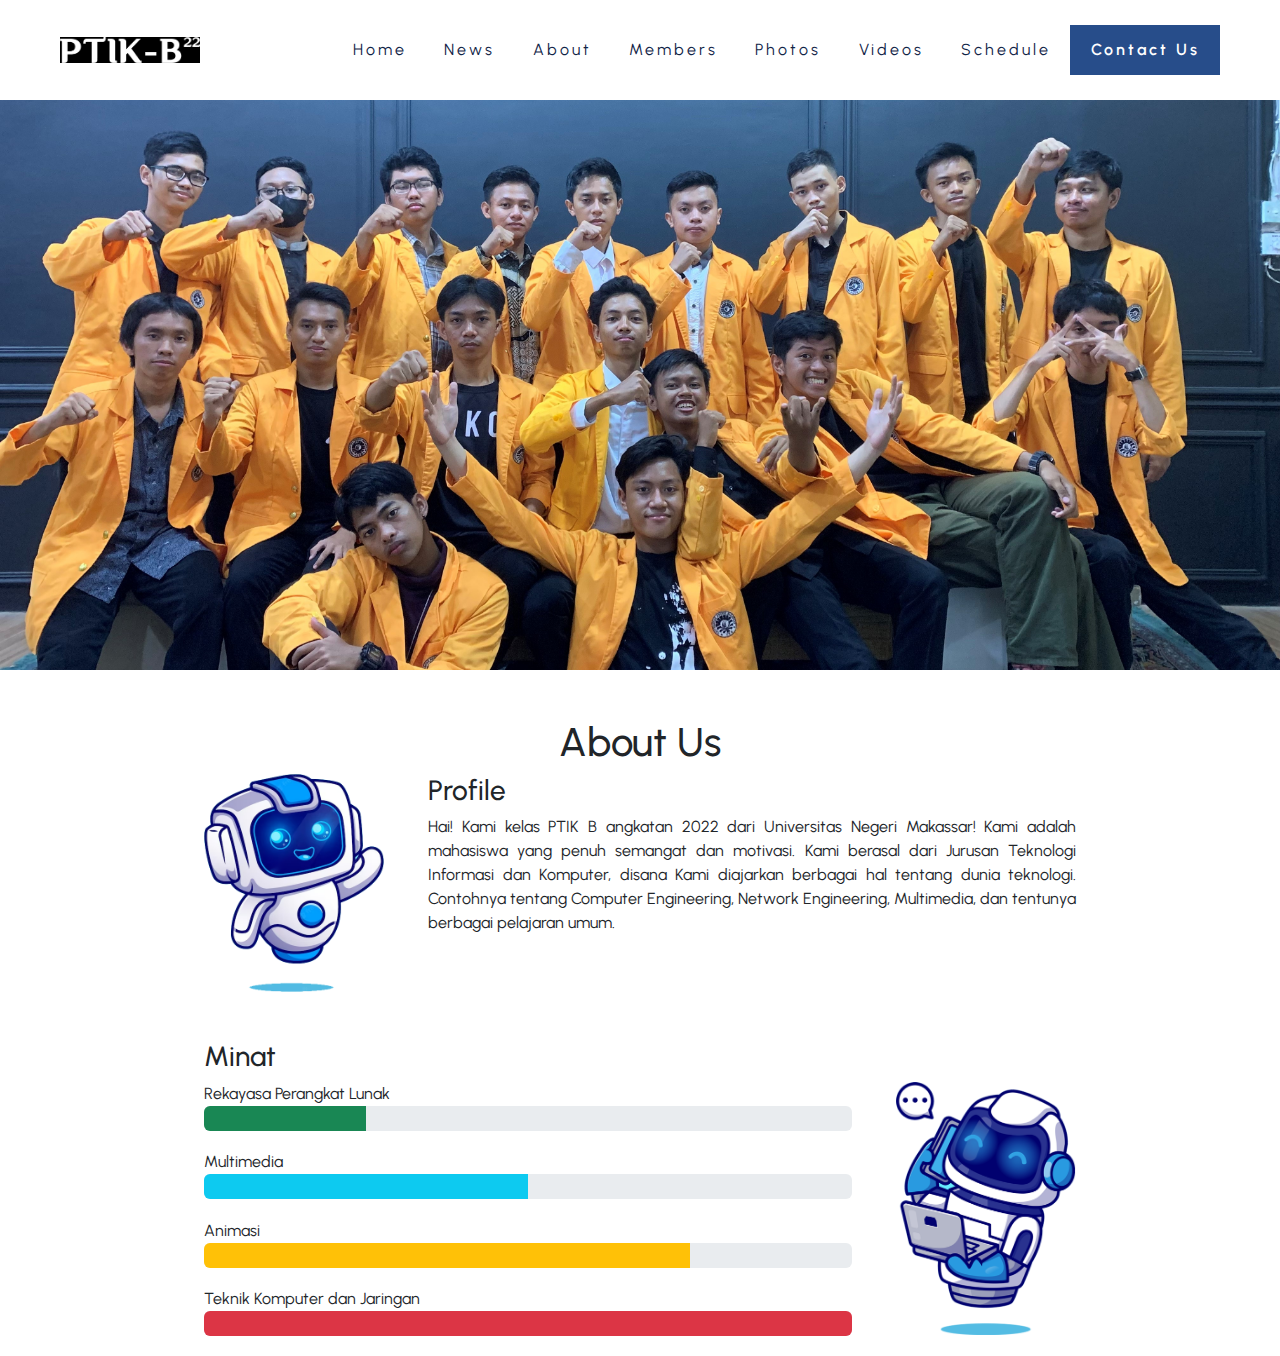
<file: index.html>
<!doctype html>
<html lang="en">
  <head>
    <!-- Required meta tags -->
    <meta charset="utf-8">
    <meta name="viewport" content="width=device-width, initial-scale=1">

    <!-- Bootstrap CSS -->
    <link rel="stylesheet" href="./css/bootstrap.min.css">
    <link rel="stylesheet" href="./fonts/css/all.css">
    <link rel="stylesheet" href="./css/style.css">

    <title>PTIK B 22</title>
  </head>

  <body>
    
    <!--Navbar-->
    <header>
      <div class="container-fluid">
        <div class="navb-logo">
          <img src="./images/logo.png" alt="Logo">
        </div>

        <div class="navb-items d-none d-xl-flex">
          <div class="item">
            <a href="">Home</a>
          </div>
          <div class="item">
            <a href="">News</a>
          </div>
          <div class="item">
            <a href="">About</a>
          </div>
          <div class="item">
            <a href="">Members</a>
          </div>
          <div class="item">
            <a href="">Photos</a>
          </div>
          <div class="item">
            <a href="">Videos</a>
          </div>
          <div class="item">
            <a href="">Schedule</a>
          </div>
          <div class="item-button">
            <a href="" type="button">Contact Us</a>
          </div>
        </div>

        <!-- Button trigger modal -->
        <div class="mobile-toggler d-lg-none">
          <a href="#" data-bs-toggle="modal" data-bs-target="#navbModal ">
            <i class="fa-solid fa-bars"></i>
          </a>
        </div>

        <!-- Modal -->
        <div class="modal fade" id="navbModal" tabindex="-1" aria-labelledby="exampleModalLabel" aria-hidden="true">
          <div class="modal-dialog">
            <div class="modal-content">

              <div class="modal-header">
                <img src="./images/logo.png" alt="Logo">
                <button type="button" class="btn-close" data-bs-dismiss="modal" aria-label="Close"><i class="fa-solid fa-x"></i></button>
              </div>

              <div class="modal-body">
                <div class="modal-line">
                  <a href=""><i class="fa-solid fa-house"></i> Home</a>
                </div>
                <div class="modal-line">
                  <a href=""><i class="fa-solid fa-newspaper"></i> News</a>
                </div>
                <div class="modal-line">
                  <a href=""><i class="fa-solid fa-info"></i> About</a>
                </div>
                <div class="modal-line">
                  <a href=""><i class="fa-solid fa-user"></i> Members</a>
                </div>
                <div class="modal-line">
                  <a href=""><i class="fa-solid fa-image"></i> Photos</a>
                </div>
                <div class="modal-line">
                  <a href=""><i class="fa-solid fa-video"></i> Videos</a>
                </div>
                <div class="modal-line">
                  <a href=""><i class="fa-solid fa-calendar-days"></i> Schedule</a>
                </div>
                
                <a href="" class="navb-button" type="button">Contact Us</a>
                
              </div>

              <div class="mobile-modal-footer">
                <a href="" target="_blank"><i class="fa-brands fa-instagram"></i></a>
                <a href="" target="_blank"><i class="fa-brands fa-youtube"></i></a>
              </div>

            </div>
          </div>
        </div>
      </div>
    </header>

    <div>
      <!-- <video src="./videos/vid.MP4" autoplay muted loop class="videocuy"></video> -->
      <img src="./images/pic2.jpg" alt="" style="width: 100%;">
    </div>

    <!-- About -->
    <div class="about mt-5">
      <div class="container">
        <h1>About Us</h1>

        <div class="row">
          <div class="col-md-3">
            <img src="./images/mascot1.png" alt="">
          </div>
          <div class="col-md-9">
            <h3>Profile</h3>
            <p>Hai! Kami kelas PTIK B angkatan 2022 dari Universitas Negeri Makassar! Kami adalah mahasiswa yang penuh semangat dan motivasi. Kami berasal dari Jurusan Teknologi Informasi dan Komputer, disana Kami diajarkan berbagai hal tentang dunia teknologi. Contohnya tentang Computer Engineering, Network Engineering, Multimedia, dan tentunya berbagai pelajaran umum.</p>
          </div>
        </div>

        <div class="row mt-5">
          <h3>Minat</h3>
          <div class="col-md-9">
            <p class="mb-0">Rekayasa Perangkat Lunak</p>
            <div class="progress" role="progressbar" aria-label="Success example" aria-valuenow="25" aria-valuemin="0" aria-valuemax="100">
              <div class="progress-bar bg-success" style="width: 25%"></div>
            </div>
            <p class="mb-0">Multimedia</p>
            <div class="progress" role="progressbar" aria-label="Info example" aria-valuenow="50" aria-valuemin="0" aria-valuemax="100">
              <div class="progress-bar bg-info" style="width: 50%"></div>
            </div>
            <p class="mb-0">Animasi</p>
            <div class="progress" role="progressbar" aria-label="Warning example" aria-valuenow="75" aria-valuemin="0" aria-valuemax="100">
              <div class="progress-bar bg-warning" style="width: 75%"></div>
            </div>
            <p class="mb-0">Teknik Komputer dan Jaringan</p>
            <div class="progress" role="progressbar" aria-label="Danger example" aria-valuenow="100" aria-valuemin="0" aria-valuemax="100">
              <div class="progress-bar bg-danger" style="width: 100%"></div>
            </div>
          </div>
          <div class="col-md-3">
            <img src="./images/mascot2.png" alt="" style="float: right;">
          </div>
        </div>

      </div>
    </div>


    <!--JS-->
    <script src="./js/bootstrap.bundle.min.js"></script>

</html>
</file>
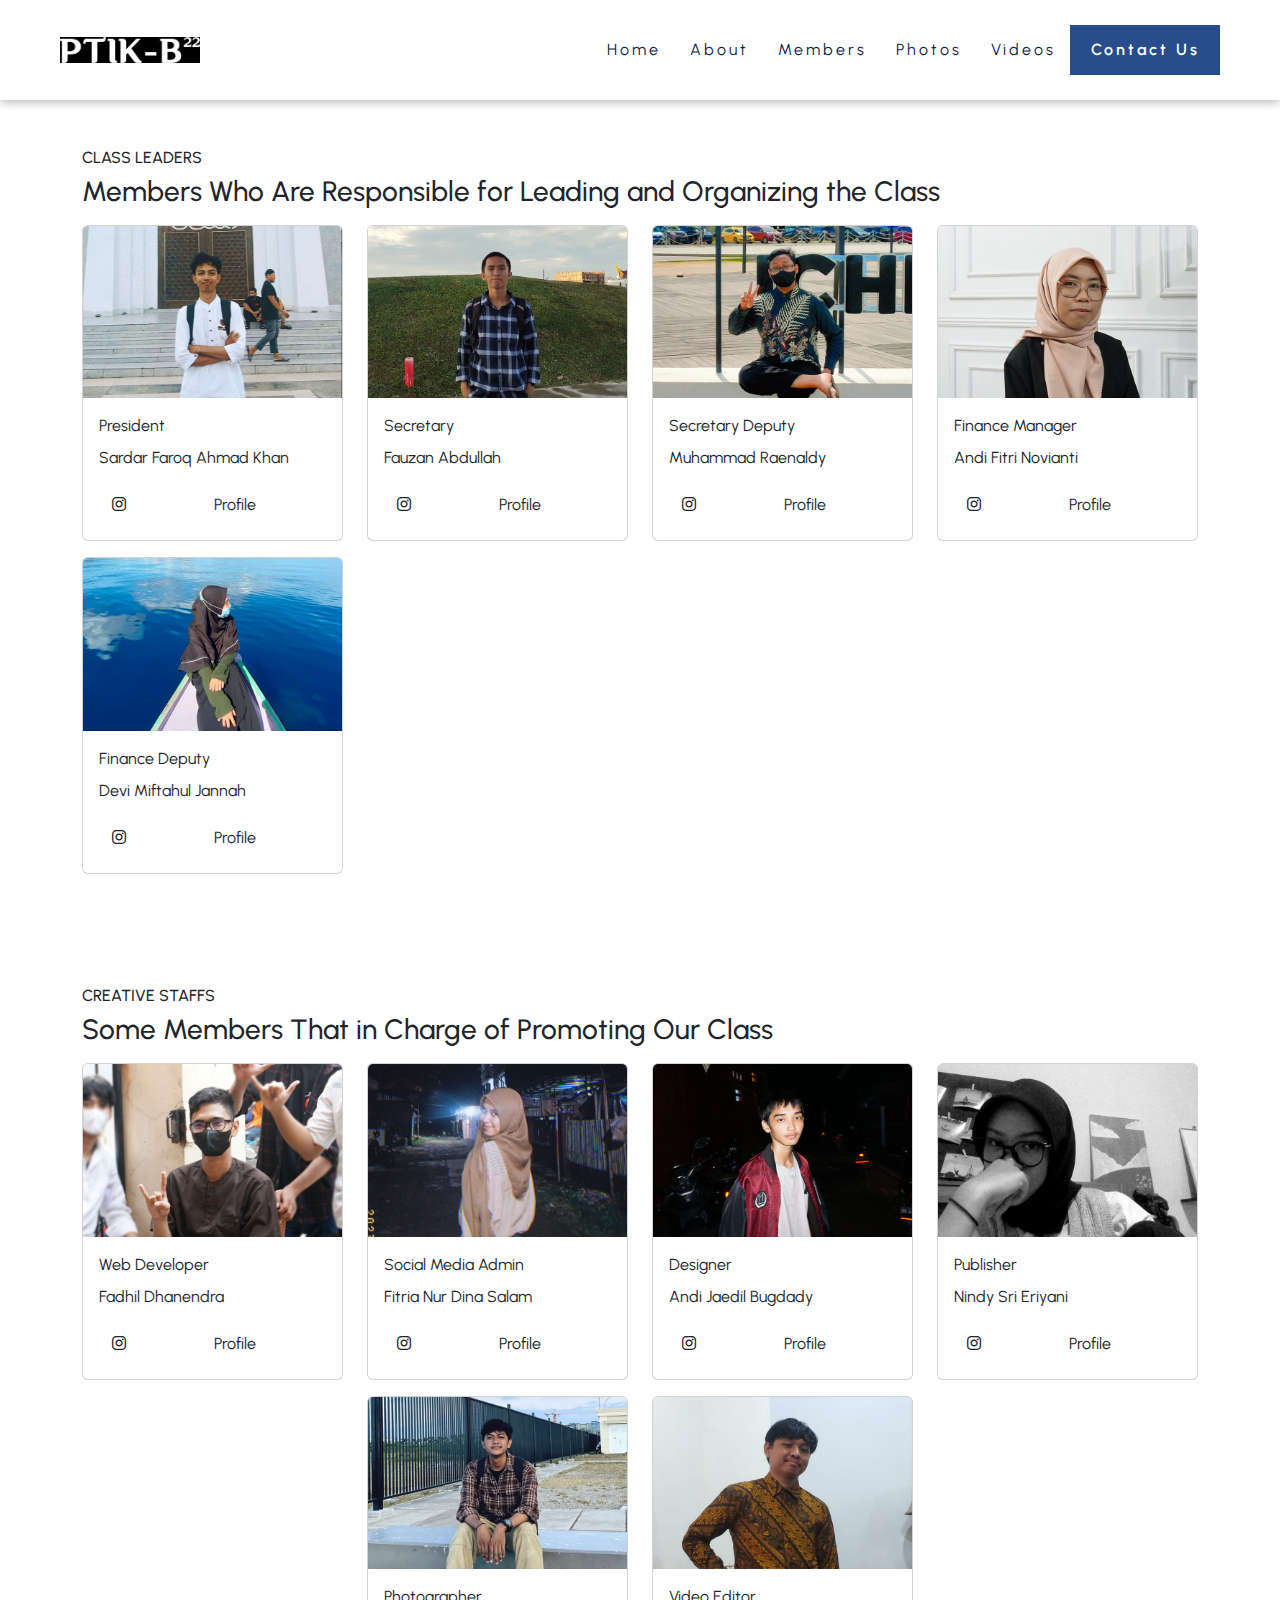
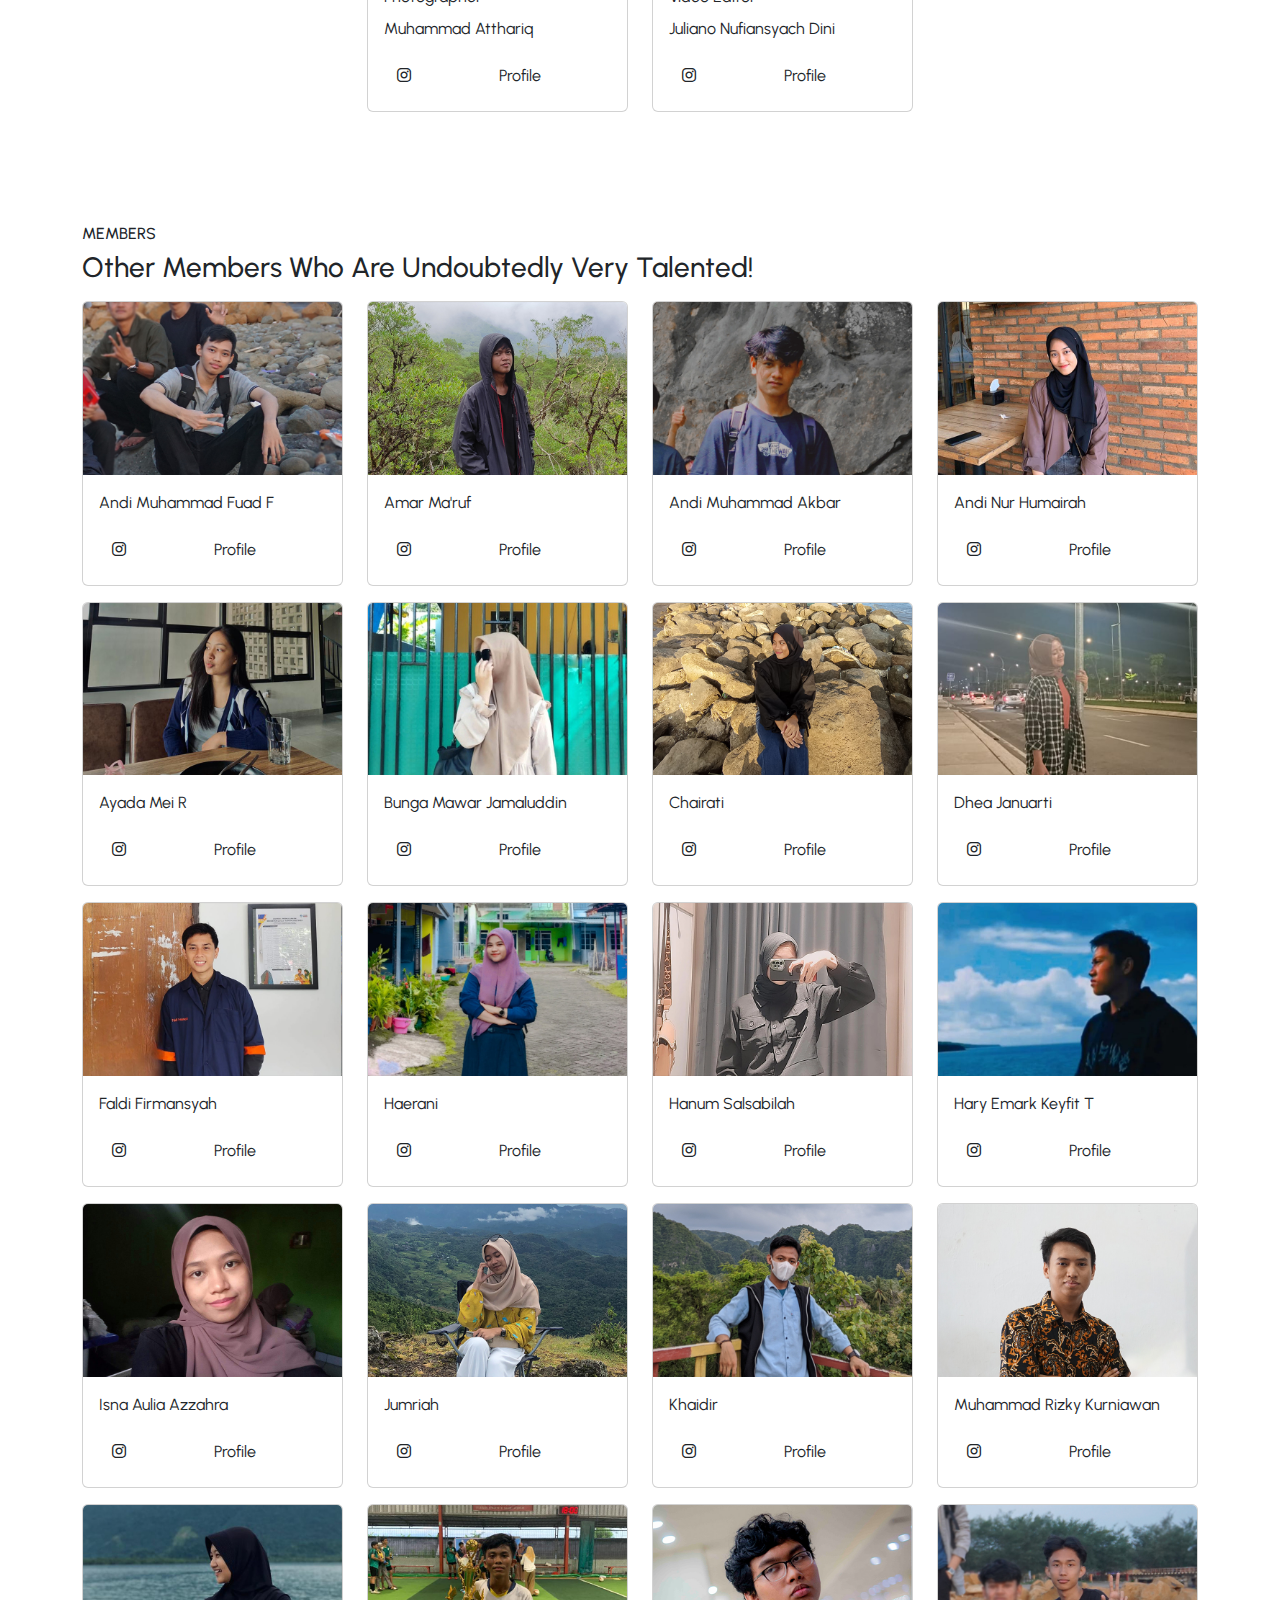
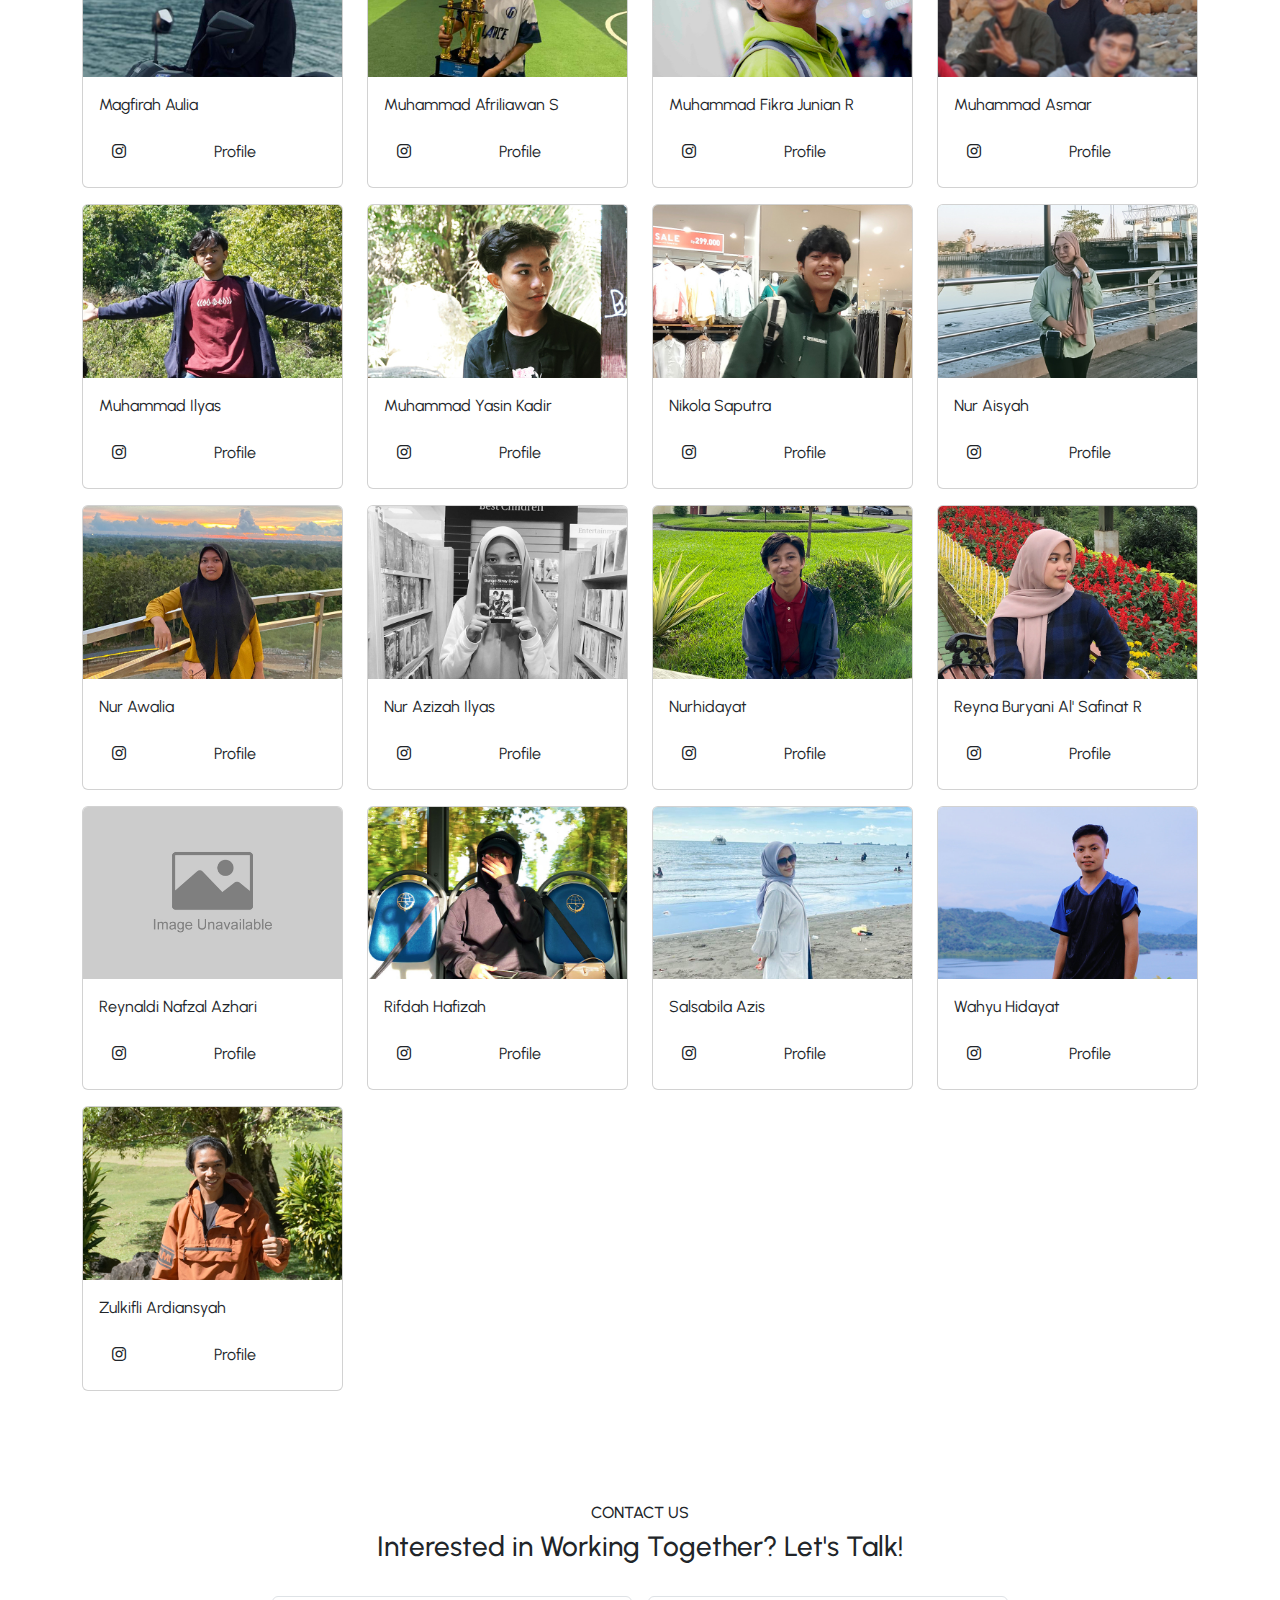
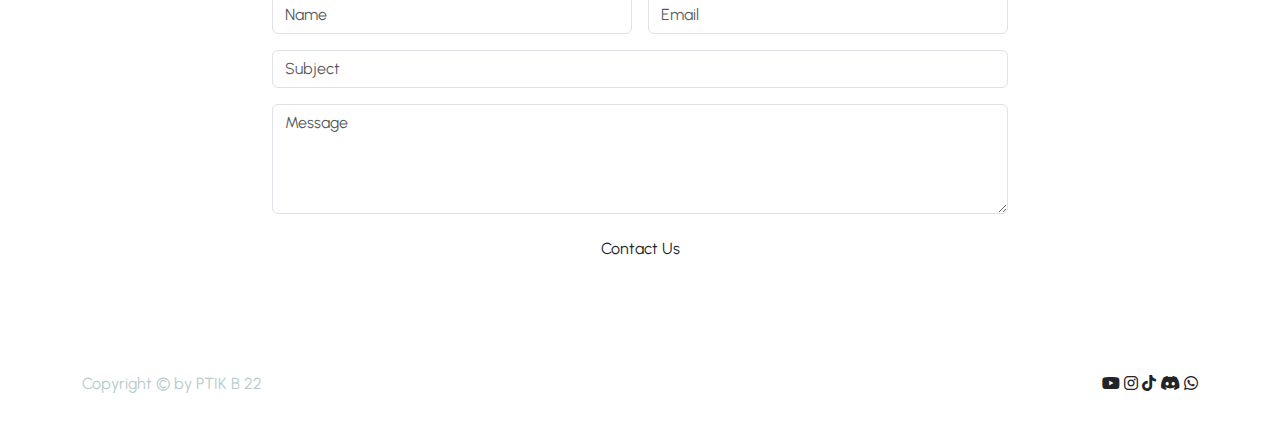
<file: sites/members.html>
<!doctype html>
<html lang="en">

  <head>
    <!-- Icon -->
    <link rel="icon" type="image/png" sizes="16x16" href="./images/icon.png">

    <!-- Required meta tags -->
    <meta charset="utf-8">
    <meta name="viewport" content="width=device-width, initial-scale=1">

    <!-- CSS -->
    <link rel="stylesheet" href="../css/bootstrap.min.css">
    <link rel="stylesheet" href="../fonts/css/all.css">
    <link rel="stylesheet" href="../css/style.css">

    <title>Members</title>
  </head>

  <body>

    <!--Navbar-->
    <header id="navtop" class="navtop-members">
      <div class="container-fluid navbar">
        <div class="navb-logo">
          <img src="../images/logo.png" alt="Logo" class="content-items-none">
        </div>

        <div class="navb-items d-none d-xl-flex">
          <div class="item">
            <a href="../index.html">Home</a>
          </div>
          <div class="item">
            <a href="../index.html">About</a>
          </div>
          <div class="item">
            <a href="#navtop">Members</a>
          </div>
          <div class="item">
            <a href="../index.html">Photos</a>
          </div>
          <div class="item">
            <a href="../index.html">Videos</a>
          </div>
          <div class="item-button btn-toggle">
            <a href="#contact" type="button">Contact Us</a>
          </div>
        </div>

        <!-- Button trigger modal -->
        <div class="mobile-toggler d-lg-none">
          <a href="#" data-bs-toggle="modal" data-bs-target="#navbModal ">
            <i class="fa-solid fa-bars"></i>
          </a>
        </div>

        <!-- Modal -->
        <div class="modal fade" id="navbModal" tabindex="-1" aria-labelledby="exampleModalLabel" aria-hidden="true">
          <div class="modal-dialog">
            <div class="modal-content">

              <div class="modal-header">
                <img src="../images/logo.png" alt="Logo">
                <button type="button" class="btn-close" data-bs-dismiss="modal" aria-label="Close"><i
                    class="fa-solid fa-x"></i></button>
              </div>

              <div class="modal-body">
                <div class="modal-line">
                  <a href="../index.html"><i class="fa-solid fa-house"></i> Home</a>
                </div>
                <div class="modal-line">
                  <a href="../index.html"><i class="fa-solid fa-info"></i> About</a>
                </div>
                <div class="modal-line">
                  <a href="#navtop"><i class="fa-solid fa-user"></i> Members</a>
                </div>
                <div class="modal-line">
                  <a href="../index.html"><i class="fa-solid fa-image"></i> Photos</a>
                </div>
                <div class="modal-line">
                  <a href="../index.html"><i class="fa-solid fa-video"></i> Videos</a>
                </div>

                <a href="#contact" class="navb-button" type="button">Contact Us</a>

              </div>

              <div class="mobile-modal-footer">
                <a href="https://www.youtube.com/@ptikb22_unm" target="_blank"><i class="fa-brands fa-youtube"></i></a>
                <a href="https://www.instagram.com/ptik.b22/" target="_blank"><i class="fa-brands fa-instagram"></i></a>
                <a href="http://tiktok.com/@ptik.b22" target="_blank"><i class="fa-brands fa-tiktok"></i></a>
                <a href="https://discord.gg/zkYEvSgU" target="_blank"><i class="fa-brands fa-discord"></i></a>
              </div>

            </div>
          </div>
        </div>
      </div>
    </header>

    <!-- Leaders -->
    <div id="leaders" class="pt-5 pb-5 leaders-members">
      <div class="container">
        <h6>CLASS LEADERS</h6>
        <h3 class="mb-3">Members Who Are Responsible for Leading and Organizing the Class</h3>
        <div class="kartu row">

          <div class="col-md-3 mb-3">
            <div class="card">
              <img src="../images/faroq.jpg" class="card-img-top" alt="...">
              <div class="card-body">
                <p class="card-title">President</p>
                <p class="card-text name">Sardar Faroq Ahmad Khan</p>
                <div class="card-sosmed row">
                  <div class="col-2"><a href="https://www.instagram.com/utarakhan22/" target="_blank" class="btn btn-toggle"><i class="fa-brands fa-instagram"></i></a></div>
                  <div class="col-10"><a href="#" class="btn btn-toggle" style="width: 98%; margin-left: 2%;">Profile</a>
                  </div>
                </div>
              </div>
            </div>
          </div>

          <div class="col-md-3 mb-3">
            <div class="card">
              <img src="../images/ucang.jpg" class="card-img-top" alt="...">
              <div class="card-body">
                <p class="card-title">Secretary</p>
                <p class="card-text name">Fauzan Abdullah</p>
                <div class="card-sosmed row">
                  <div class="col-2"><a href="https://www.instagram.com/ucaangg/" target="_blank" class="btn btn-toggle"><i class="fa-brands fa-instagram"></i></a></div>
                  <div class="col-10"><a href="#" class="btn btn-toggle" style="width: 98%; margin-left: 2%;">Profile</a>
                  </div>
                </div>
              </div>
            </div>
          </div>

          <div class="col-md-3 mb-3">
            <div class="card">
              <img src="../images/ren.jpg" class="card-img-top" alt="...">
              <div class="card-body">
                <p class="card-title">Secretary Deputy</p>
                <p class="card-text name">Muhammad Raenaldy</p>
                <div class="card-sosmed row">
                  <div class="col-2"><a href="https://www.instagram.com/renn.7.25/" target="_blank" class="btn btn-toggle"><i class="fa-brands fa-instagram"></i></a></div>
                  <div class="col-10"><a href="#" class="btn btn-toggle" style="width: 98%; margin-left: 2%;">Profile</a>
                  </div>
                </div>
              </div>
            </div>
          </div>

          <div class="col-md-3 mb-3">
            <div class="card">
              <img src="../images/fitri.jpg" class="card-img-top" alt="...">
              <div class="card-body">
                <p class="card-title">Finance Manager</p>
                <p class="card-text name">Andi Fitri Novianti</p>
                <div class="card-sosmed row">
                  <div class="col-2"><a href="https://www.instagram.com/aftt.na0813/" target="_blank" class="btn btn-toggle"><i class="fa-brands fa-instagram"></i></a></div>
                  <div class="col-10"><a href="#" class="btn btn-toggle" style="width: 98%; margin-left: 2%;">Profile</a>
                  </div>
                </div>
              </div>
            </div>
          </div>

        </div>
        <div class="kartu row">

          <div class="col-md-3 mb-3 singlecol">
            <div class="card">
              <img src="../images/miftah.jpg" class="card-img-top" alt="...">
              <div class="card-body">
                <p class="card-title">Finance Deputy</p>
                <p class="card-text name">Devi Miftahul Jannah</p>
                <div class="card-sosmed row">
                  <div class="col-2"><a href="https://www.instagram.com/smling_04/" target="_blank" class="btn btn-toggle"><i class="fa-brands fa-instagram"></i></a></div>
                  <div class="col-10"><a href="#" class="btn btn-toggle" style="width: 98%; margin-left: 2%;">Profile</a>
                  </div>
                </div>
              </div>
            </div>
          </div>

        </div>
      </div>
    </div>

    <!-- Creative Staffs -->
    <div id="staff" class="pt-5 pb-5">
      <div class="container">
        <h6>CREATIVE STAFFS</h6>
        <h3 class="mb-3">Some Members That in Charge of Promoting Our Class</h3>
        <div class="kartu row">

          <div class="col-md-3 mb-3">
            <div class="card">
              <img src="../images/fadhil.jpg" class="card-img-top" alt="...">
              <div class="card-body">
                <p class="card-title">Web Developer</p>
                <p class="card-text name">Fadhil Dhanendra</p>
                <div class="card-sosmed row">
                  <div class="col-2"><a href="https://www.instagram.com/fadhildhanendra.exe/" target="_blank" class="btn btn-toggle"><i class="fa-brands fa-instagram"></i></a></div>
                  <div class="col-10"><a href="#" class="btn btn-toggle" style="width: 98%; margin-left: 2%;">Profile</a>
                  </div>
                </div>
              </div>
            </div>
          </div>

          <div class="col-md-3 mb-3">
            <div class="card">
              <img src="../images/dina.jpg" class="card-img-top" alt="...">
              <div class="card-body">
                <p class="card-title">Social Media Admin</p>
                <p class="card-text name">Fitria Nur Dina Salam</p>
                <div class="card-sosmed row">
                  <div class="col-2"><a href="https://www.instagram.com/fitriaanurdinasalam/" target="_blank" class="btn btn-toggle"><i class="fa-brands fa-instagram"></i></a></div>
                  <div class="col-10"><a href="#" class="btn btn-toggle" style="width: 98%; margin-left: 2%;">Profile</a>
                  </div>
                </div>
              </div>
            </div>
          </div>

          <div class="col-md-3 mb-3">
            <div class="card">
              <img src="../images/jaedil.jpg" class="card-img-top" alt="...">
              <div class="card-body">
                <p class="card-title">Designer</p>
                <p class="card-text name">Andi Jaedil Bugdady</p>
                <div class="card-sosmed row">
                  <div class="col-2"><a href="https://www.instagram.com/jaedil.y/" target="_blank" class="btn btn-toggle"><i class="fa-brands fa-instagram"></i></a></div>
                  <div class="col-10"><a href="#" class="btn btn-toggle" style="width: 98%; margin-left: 2%;">Profile</a>
                  </div>
                </div>
              </div>
            </div>
          </div>

          <div class="col-md-3 mb-3">
            <div class="card">
              <img src="../images/nindy.jpg" class="card-img-top" alt="...">
              <div class="card-body">
                <p class="card-title">Publisher</p>
                <p class="card-text name">Nindy Sri Eriyani</p>
                <div class="card-sosmed row">
                  <div class="col-2"><a href="https://www.instagram.com/nindyeriyani/" target="_blank" class="btn btn-toggle"><i class="fa-brands fa-instagram"></i></a></div>
                  <div class="col-10"><a href="#" class="btn btn-toggle" style="width: 98%; margin-left: 2%;">Profile</a>
                  </div>
                </div>
              </div>
            </div>
          </div>

        </div>

        <div class="kartu row">

          <div class="col-md-3 content-items-none"></div>

          <div class="col-md-3 mb-3">
            <div class="card">
              <img src="../images/attar.jpg" class="card-img-top" alt="...">
              <div class="card-body">
                <p class="card-title">Photographer</p>
                <p class="card-text name">Muhammad Atthariq</p>
                <div class="card-sosmed row">
                  <div class="col-2"><a href="https://www.instagram.com/atthariq.atthariq/" target="_blank" class="btn btn-toggle"><i class="fa-brands fa-instagram"></i></a></div>
                  <div class="col-10"><a href="#" class="btn btn-toggle" style="width: 98%; margin-left: 2%;">Profile</a>
                  </div>
                </div>
              </div>
            </div>
          </div>

          <div class="col-md-3 mb-3">
            <div class="card">
              <img src="../images/fian.jpg" class="card-img-top" alt="...">
              <div class="card-body">
                <p class="card-title">Video Editor</p>
                <p class="card-text name">Juliano Nufiansyach Dini</p>
                <div class="card-sosmed row">
                  <div class="col-2"><a href="https://www.instagram.com/smthisfinz/" target="_blank" class="btn btn-toggle"><i class="fa-brands fa-instagram"></i></a></div>
                  <div class="col-10"><a href="#" class="btn btn-toggle" style="width: 98%; margin-left: 2%;">Profile</a>
                  </div>
                </div>
              </div>
            </div>
          </div>

          <div class="col-md-3 content-items-none"></div>

        </div>
      </div>
    </div>

    <!-- Members -->
    <div id="members" class="pt-5 pb-5">
      <div class="container">
        <h6>MEMBERS</h6>
        <h3 class="mb-3">Other Members Who Are Undoubtedly Very Talented!</h3>
        <div class="kartu row">

          <div class="col-md-3 mb-3">
            <div class="card">
              <img src="../images/fuad.jpg" class="card-img-top" alt="...">
              <div class="card-body">
                <p class="card-text name">Andi Muhammad Fuad F</p>
                <div class="card-sosmed row">
                  <div class="col-2"><a href="https://www.instagram.com/fuad_fadh/" target="_blank" class="btn btn-toggle"><i class="fa-brands fa-instagram"></i></a>
                  </div>
                  <div class="col-10"><a href="#" class="btn btn-toggle" style="width: 98%; margin-left: 2%;">Profile</a>
                  </div>
                </div>
              </div>
            </div>
          </div>

          <div class="col-md-3 mb-3">
            <div class="card">
              <img src="../images/amar.jpg" class="card-img-top" alt="...">
              <div class="card-body">
                <p class="card-text name">Amar Ma'ruf</p>
                <div class="card-sosmed row">
                  <div class="col-2"><a href="https://www.instagram.com/amarm_rf/" target="_blank" class="btn btn-toggle"><i class="fa-brands fa-instagram"></i></a>
                  </div>
                  <div class="col-10"><a href="#" class="btn btn-toggle" style="width: 98%; margin-left: 2%;">Profile</a>
                  </div>
                </div>
              </div>
            </div>
          </div>

          <div class="col-md-3 mb-3">
            <div class="card">
              <img src="../images/akbar.jpg" class="card-img-top" alt="...">
              <div class="card-body">
                <p class="card-text name">Andi Muhammad Akbar</p>
                <div class="card-sosmed row">
                  <div class="col-2"><a href="https://www.instagram.com/mhdd01_/" target="_blank" class="btn btn-toggle"><i class="fa-brands fa-instagram"></i></a>
                  </div>
                  <div class="col-10"><a href="#" class="btn btn-toggle" style="width: 98%; margin-left: 2%;">Profile</a>
                  </div>
                </div>
              </div>
            </div>
          </div>

          <div class="col-md-3 mb-3">
            <div class="card">
              <img src="../images/humairah.jpg" class="card-img-top" alt="...">
              <div class="card-body">
                <p class="card-text name">Andi Nur Humairah</p>
                <div class="card-sosmed row">
                  <div class="col-2"><a href="https://www.instagram.com/aiiraaah_/" target="_blank" class="btn btn-toggle"><i class="fa-brands fa-instagram"></i></a>
                  </div>
                  <div class="col-10"><a href="#" class="btn btn-toggle" style="width: 98%; margin-left: 2%;">Profile</a>
                  </div>
                </div>
              </div>
            </div>
          </div>

          <div class="col-md-3 mb-3">
            <div class="card">
              <img src="../images/ayada.jpg" class="card-img-top" alt="...">
              <div class="card-body">
                <p class="card-text name">Ayada Mei R</p>
                <div class="card-sosmed row">
                  <div class="col-2"><a href="https://www.instagram.com/ayadhamee/" target="_blank" class="btn btn-toggle"><i class="fa-brands fa-instagram"></i></a>
                  </div>
                  <div class="col-10"><a href="#" class="btn btn-toggle" style="width: 98%; margin-left: 2%;">Profile</a>
                  </div>
                </div>
              </div>
            </div>
          </div>

          <div class="col-md-3 mb-3">
            <div class="card">
              <img src="../images/bunga.jpg" class="card-img-top" alt="...">
              <div class="card-body">
                <p class="card-text name">Bunga Mawar Jamaluddin</p>
                <div class="card-sosmed row">
                  <div class="col-2"><a href="https://www.instagram.com/bungamwr__/" target="_blank" class="btn btn-toggle"><i class="fa-brands fa-instagram"></i></a>
                  </div>
                  <div class="col-10"><a href="#" class="btn btn-toggle" style="width: 98%; margin-left: 2%;">Profile</a>
                  </div>
                </div>
              </div>
            </div>
          </div>

          <div class="col-md-3 mb-3">
            <div class="card">
              <img src="../images/rati.jpg" class="card-img-top" alt="...">
              <div class="card-body">
                <p class="card-text name">Chairati</p>
                <div class="card-sosmed row">
                  <div class="col-2"><a href="https://www.instagram.com/hyyyy.rty/" target="_blank" class="btn btn-toggle"><i class="fa-brands fa-instagram"></i></a>
                  </div>
                  <div class="col-10"><a href="#" class="btn btn-toggle" style="width: 98%; margin-left: 2%;">Profile</a>
                  </div>
                </div>
              </div>
            </div>
          </div>

          <div class="col-md-3 mb-3">
            <div class="card">
              <img src="../images/dhea.jpg" class="card-img-top" alt="...">
              <div class="card-body">
                <p class="card-text name">Dhea Januarti</p>
                <div class="card-sosmed row">
                  <div class="col-2"><a href="https://www.instagram.com/dxxzxy_/" target="_blank" class="btn btn-toggle"><i class="fa-brands fa-instagram"></i></a>
                  </div>
                  <div class="col-10"><a href="#" class="btn btn-toggle" style="width: 98%; margin-left: 2%;">Profile</a>
                  </div>
                </div>
              </div>
            </div>
          </div>

          <div class="col-md-3 mb-3">
            <div class="card">
              <img src="../images/faldi.jpg" class="card-img-top" alt="...">
              <div class="card-body">
                <p class="card-text name">Faldi Firmansyah</p>
                <div class="card-sosmed row">
                  <div class="col-2"><a href="https://www.instagram.com/faldifirmss_/" target="_blank" class="btn btn-toggle"><i class="fa-brands fa-instagram"></i></a>
                  </div>
                  <div class="col-10"><a href="#" class="btn btn-toggle" style="width: 98%; margin-left: 2%;">Profile</a>
                  </div>
                </div>
              </div>
            </div>
          </div>

          <div class="col-md-3 mb-3">
            <div class="card">
              <img src="../images/rani.jpg" class="card-img-top" alt="...">
              <div class="card-body">
                <p class="card-text name">Haerani</p>
                <div class="card-sosmed row">
                  <div class="col-2"><a href="https://www.instagram.com/hyyraniii/" target="_blank" class="btn btn-toggle"><i class="fa-brands fa-instagram"></i></a>
                  </div>
                  <div class="col-10"><a href="#" class="btn btn-toggle" style="width: 98%; margin-left: 2%;">Profile</a>
                  </div>
                </div>
              </div>
            </div>
          </div>

          <div class="col-md-3 mb-3">
            <div class="card">
              <img src="../images/hanum.jpg" class="card-img-top" alt="...">
              <div class="card-body">
                <p class="card-text name">Hanum Salsabilah</p>
                <div class="card-sosmed row">
                  <div class="col-2"><a href="https://www.instagram.com/hanumm04/" target="_blank" class="btn btn-toggle"><i class="fa-brands fa-instagram"></i></a>
                  </div>
                  <div class="col-10"><a href="#" class="btn btn-toggle" style="width: 98%; margin-left: 2%;">Profile</a>
                  </div>
                </div>
              </div>
            </div>
          </div>

          <div class="col-md-3 mb-3">
            <div class="card">
              <img src="../images/kepit.jpg" class="card-img-top" alt="...">
              <div class="card-body">
                <p class="card-text name">Hary Emark Keyfit T</p>
                <div class="card-sosmed row">
                  <div class="col-2"><a href="https://www.instagram.com/keyfitt_/" target="_blank" class="btn btn-toggle"><i class="fa-brands fa-instagram"></i></a>
                  </div>
                  <div class="col-10"><a href="#" class="btn btn-toggle" style="width: 98%; margin-left: 2%;">Profile</a>
                  </div>
                </div>
              </div>
            </div>
          </div>

          <div class="col-md-3 mb-3">
            <div class="card">
              <img src="../images/isna.jpg" class="card-img-top" alt="...">
              <div class="card-body">
                <p class="card-text name">Isna Aulia Azzahra</p>
                <div class="card-sosmed row">
                  <div class="col-2"><a href="https://www.instagram.com/isnazzahraa/" target="_blank" class="btn btn-toggle"><i class="fa-brands fa-instagram"></i></a>
                  </div>
                  <div class="col-10"><a href="#" class="btn btn-toggle" style="width: 98%; margin-left: 2%;">Profile</a>
                  </div>
                </div>
              </div>
            </div>
          </div>

          <div class="col-md-3 mb-3">
            <div class="card">
              <img src="../images/jum.jpg" class="card-img-top" alt="...">
              <div class="card-body">
                <p class="card-text name">Jumriah</p>
                <div class="card-sosmed row">
                  <div class="col-2"><a href="https://www.instagram.com/jumrh28_/" target="_blank" class="btn btn-toggle"><i class="fa-brands fa-instagram"></i></a>
                  </div>
                  <div class="col-10"><a href="#" class="btn btn-toggle" style="width: 98%; margin-left: 2%;">Profile</a>
                  </div>
                </div>
              </div>
            </div>
          </div>

          <div class="col-md-3 mb-3">
            <div class="card">
              <img src="../images/khaidir.jpg" class="card-img-top" alt="...">
              <div class="card-body">
                <p class="card-text name">Khaidir</p>
                <div class="card-sosmed row">
                  <div class="col-2"><a href="https://www.instagram.com/idirr28/" target="_blank" class="btn btn-toggle"><i class="fa-brands fa-instagram"></i></a>
                  </div>
                  <div class="col-10"><a href="#" class="btn btn-toggle" style="width: 98%; margin-left: 2%;">Profile</a>
                  </div>
                </div>
              </div>
            </div>
          </div>

          <div class="col-md-3 mb-3">
            <div class="card">
              <img src="../images/riski.jpg" class="card-img-top" alt="...">
              <div class="card-body">
                <p class="card-text name">Muhammad Rizky Kurniawan</p>
                <div class="card-sosmed row">
                  <div class="col-2"><a href="https://www.instagram.com/m.rizky_kurniawann/" target="_blank" class="btn btn-toggle"><i class="fa-brands fa-instagram"></i></a>
                  </div>
                  <div class="col-10"><a href="#" class="btn btn-toggle" style="width: 98%; margin-left: 2%;">Profile</a>
                  </div>
                </div>
              </div>
            </div>
          </div>

          <div class="col-md-3 mb-3">
            <div class="card">
              <img src="../images/firah.jpg" class="card-img-top" alt="...">
              <div class="card-body">
                <p class="card-text name">Magfirah Aulia</p>
                <div class="card-sosmed row">
                  <div class="col-2"><a href="https://www.instagram.com/magfirah_auliaa/" target="_blank" class="btn btn-toggle"><i class="fa-brands fa-instagram"></i></a>
                  </div>
                  <div class="col-10"><a href="#" class="btn btn-toggle" style="width: 98%; margin-left: 2%;">Profile</a>
                  </div>
                </div>
              </div>
            </div>
          </div>

          <div class="col-md-3 mb-3">
            <div class="card">
              <img src="../images/wawan.jpg" class="card-img-top" alt="...">
              <div class="card-body">
                <p class="card-text name">Muhammad Afriliawan S</p>
                <div class="card-sosmed row">
                  <div class="col-2"><a href="https://www.instagram.com/waawnn_/" target="_blank" class="btn btn-toggle"><i class="fa-brands fa-instagram"></i></a>
                  </div>
                  <div class="col-10"><a href="#" class="btn btn-toggle" style="width: 98%; margin-left: 2%;">Profile</a>
                  </div>
                </div>
              </div>
            </div>
          </div>

          <div class="col-md-3 mb-3">
            <div class="card">
              <img src="../images/fikra.jpg" class="card-img-top" alt="...">
              <div class="card-body">
                <p class="card-text name">Muhammad Fikra Junian R</p>
                <div class="card-sosmed row">
                  <div class="col-2"><a href="https://www.instagram.com/fikra_xpx/" target="_blank" class="btn btn-toggle"><i class="fa-brands fa-instagram"></i></a>
                  </div>
                  <div class="col-10"><a href="#" class="btn btn-toggle" style="width: 98%; margin-left: 2%;">Profile</a>
                  </div>
                </div>
              </div>
            </div>
          </div>

          <div class="col-md-3 mb-3">
            <div class="card">
              <img src="../images/asmar.jpg" class="card-img-top" alt="...">
              <div class="card-body">
                <p class="card-text name">Muhammad Asmar</p>
                <div class="card-sosmed row">
                  <div class="col-2"><a href="https://www.instagram.com/muh_asmar22/" target="_blank" class="btn btn-toggle"><i class="fa-brands fa-instagram"></i></a>
                  </div>
                  <div class="col-10"><a href="#" class="btn btn-toggle" style="width: 98%; margin-left: 2%;">Profile</a>
                  </div>
                </div>
              </div>
            </div>
          </div>

          <div class="col-md-3 mb-3">
            <div class="card">
              <img src="../images/ilyas.jpg" class="card-img-top" alt="...">
              <div class="card-body">
                <p class="card-text name">Muhammad Ilyas</p>
                <div class="card-sosmed row">
                  <div class="col-2"><a href="https://www.instagram.com/ocincinz/" target="_blank" class="btn btn-toggle"><i class="fa-brands fa-instagram"></i></a>
                  </div>
                  <div class="col-10"><a href="#" class="btn btn-toggle" style="width: 98%; margin-left: 2%;">Profile</a>
                  </div>
                </div>
              </div>
            </div>
          </div>

          <div class="col-md-3 mb-3">
            <div class="card">
              <img src="../images/yasin.jpg" class="card-img-top" alt="...">
              <div class="card-body">
                <p class="card-text name">Muhammad Yasin Kadir</p>
                <div class="card-sosmed row">
                  <div class="col-2"><a href="https://www.instagram.com/_mhmmad_yasin/" target="_blank" class="btn btn-toggle"><i class="fa-brands fa-instagram"></i></a>
                  </div>
                  <div class="col-10"><a href="#" class="btn btn-toggle" style="width: 98%; margin-left: 2%;">Profile</a>
                  </div>
                </div>
              </div>
            </div>
          </div>

          <div class="col-md-3 mb-3">
            <div class="card">
              <img src="../images/nikola.jpg" class="card-img-top" alt="...">
              <div class="card-body">
                <p class="card-text name">Nikola Saputra</p>
                <div class="card-sosmed row">
                  <div class="col-2"><a href="https://www.instagram.com/nicholllas_/" target="_blank" class="btn btn-toggle"><i class="fa-brands fa-instagram"></i></a>
                  </div>
                  <div class="col-10"><a href="#" class="btn btn-toggle" style="width: 98%; margin-left: 2%;">Profile</a>
                  </div>
                </div>
              </div>
            </div>
          </div>

          <div class="col-md-3 mb-3">
            <div class="card">
              <img src="../images/aisyah.jpg" class="card-img-top" alt="...">
              <div class="card-body">
                <p class="card-text name">Nur Aisyah</p>
                <div class="card-sosmed row">
                  <div class="col-2"><a href="https://www.instagram.com/nrsyh_25/" target="_blank" class="btn btn-toggle"><i class="fa-brands fa-instagram"></i></a>
                  </div>
                  <div class="col-10"><a href="#" class="btn btn-toggle" style="width: 98%; margin-left: 2%;">Profile</a>
                  </div>
                </div>
              </div>
            </div>
          </div>

          <div class="col-md-3 mb-3">
            <div class="card">
              <img src="../images/awalia.jpg" class="card-img-top" alt="...">
              <div class="card-body">
                <p class="card-text name">Nur Awalia</p>
                <div class="card-sosmed row">
                  <div class="col-2"><a href="https://www.instagram.com/nurawalia04/" target="_blank" class="btn btn-toggle"><i class="fa-brands fa-instagram"></i></a>
                  </div>
                  <div class="col-10"><a href="#" class="btn btn-toggle" style="width: 98%; margin-left: 2%;">Profile</a>
                  </div>
                </div>
              </div>
            </div>
          </div>

          <div class="col-md-3 mb-3">
            <div class="card">
              <img src="../images/azizah.jpg" class="card-img-top" alt="...">
              <div class="card-body">
                <p class="card-text name">Nur Azizah Ilyas</p>
                <div class="card-sosmed row">
                  <div class="col-2"><a href="https://www.instagram.com/zzaahhy/" target="_blank" class="btn btn-toggle"><i class="fa-brands fa-instagram"></i></a>
                  </div>
                  <div class="col-10"><a href="#" class="btn btn-toggle" style="width: 98%; margin-left: 2%;">Profile</a>
                  </div>
                </div>
              </div>
            </div>
          </div>

          <div class="col-md-3 mb-3">
            <div class="card">
              <img src="../images/yaya.jpg" class="card-img-top" alt="...">
              <div class="card-body">
                <p class="card-text name">Nurhidayat</p>
                <div class="card-sosmed row">
                  <div class="col-2"><a href="https://www.instagram.com/nurhidayat_marang/" target="_blank" class="btn btn-toggle"><i class="fa-brands fa-instagram"></i></a>
                  </div>
                  <div class="col-10"><a href="#" class="btn btn-toggle" style="width: 98%; margin-left: 2%;">Profile</a>
                  </div>
                </div>
              </div>
            </div>
          </div>

          <div class="col-md-3 mb-3">
            <div class="card">
              <img src="../images/reyna.jpg" class="card-img-top" alt="...">
              <div class="card-body">
                <p class="card-text name">Reyna Buryani Al' Safinat R</p>
                <div class="card-sosmed row">
                  <div class="col-2"><a href="https://www.instagram.com/reynaburyani_/" target="_blank" class="btn btn-toggle"><i class="fa-brands fa-instagram"></i></a>
                  </div>
                  <div class="col-10"><a href="#" class="btn btn-toggle" style="width: 98%; margin-left: 2%;">Profile</a>
                  </div>
                </div>
              </div>
            </div>
          </div>

          <div class="col-md-3 mb-3">
            <div class="card">
              <img src="../images/unavailable.jpg" class="card-img-top" alt="...">
              <div class="card-body">
                <p class="card-text name">Reynaldi Nafzal Azhari</p>
                <div class="card-sosmed row">
                  <div class="col-2"><a href="https://www.instagram.com/re3yy_03/" target="_blank" class="btn btn-toggle"><i class="fa-brands fa-instagram"></i></a>
                  </div>
                  <div class="col-10"><a href="#" class="btn btn-toggle" style="width: 98%; margin-left: 2%;">Profile</a>
                  </div>
                </div>
              </div>
            </div>
          </div>

          <div class="col-md-3 mb-3">
            <div class="card">
              <img src="../images/rifdah.jpg" class="card-img-top" alt="...">
              <div class="card-body">
                <p class="card-text name">Rifdah Hafizah</p>
                <div class="card-sosmed row">
                  <div class="col-2"><a href="https://www.instagram.com/laniakeath/" target="_blank" class="btn btn-toggle"><i class="fa-brands fa-instagram"></i></a>
                  </div>
                  <div class="col-10"><a href="#" class="btn btn-toggle" style="width: 98%; margin-left: 2%;">Profile</a>
                  </div>
                </div>
              </div>
            </div>
          </div>
          
          <div class="col-md-3 mb-3">
            <div class="card">
              <img src="../images/salsa.jpg" class="card-img-top" alt="...">
              <div class="card-body">
                <p class="card-text name">Salsabila Azis</p>
                <div class="card-sosmed row">
                  <div class="col-2"><a href="https://www.instagram.com/salsaazira_/" target="_blank" class="btn btn-toggle"><i class="fa-brands fa-instagram"></i></a>
                  </div>
                  <div class="col-10"><a href="#" class="btn btn-toggle" style="width: 98%; margin-left: 2%;">Profile</a>
                  </div>
                </div>
              </div>
            </div>
          </div>

          <div class="col-md-3 mb-3">
            <div class="card">
              <img src="../images/wahyu.jpg" class="card-img-top" alt="...">
              <div class="card-body">
                <p class="card-text name">Wahyu Hidayat</p>
                <div class="card-sosmed row">
                  <div class="col-2"><a href="https://www.instagram.com/whxyuu_setiawan/" target="_blank" class="btn btn-toggle"><i class="fa-brands fa-instagram"></i></a>
                  </div>
                  <div class="col-10"><a href="#" class="btn btn-toggle" style="width: 98%; margin-left: 2%;">Profile</a>
                  </div>
                </div>
              </div>
            </div>
          </div>

          <div class="col-md-3 mb-3 singlecol">
            <div class="card">
              <img src="../images/kipli.jpg" class="card-img-top" alt="...">
              <div class="card-body">
                <p class="card-text name">Zulkifli Ardiansyah</p>
                <div class="card-sosmed row">
                  <div class="col-2"><a href="https://www.instagram.com/keflay02_/" target="_blank" class="btn btn-toggle"><i class="fa-brands fa-instagram"></i></a>
                  </div>
                  <div class="col-10"><a href="#" class="btn btn-toggle" style="width: 98%; margin-left: 2%;">Profile</a>
                  </div>
                </div>
              </div>
            </div>  
          </div>

        </div>
      </div>
    </div>

    <!-- Contact -->
    <section id="contact" class="pt-5 pb-5">
      <div class="container">

        <div class="row justify-content-center">
          <div class="col-lg-8 pb-4" style="text-align: center;">
            <h6>CONTACT US</h6>
            <h3>Interested in Working Together? Let's Talk!</h3>
          </div>

          <div class="col-lg-8">
            <form name="Contact" netlify class="row g-lg-3 gy-3">
              <div class="form-group col-md-6">
                <input type="text" name="name" id="name" class="form-control" required placeholder="Name"
                  autocomplete="off">
              </div>
              <div class="form-group col-md-6">
                <input type="email" name="email" id="email" class="form-control" required placeholder="Email"
                  autocomplete="off">
              </div>
              <div class="form-group col-md-12">
                <input type="text" name="subject" id="subject" class="form-control" required placeholder="Subject"
                  autocomplete="off">
              </div>
              <div class="form-group col-md-12">
                <textarea name="message" rows="4" name="message" id="message" required class="form-control"
                  placeholder="Message"></textarea>
              </div>
              <div class="form-group col-md-12 d-grid">
                <button type="submit" class="btn btn-toggle">Contact Us</button>
              </div>
            </form>
          </div>
        </div>
      </div>
    </section>

    <!-- Footer -->
    <footer class="pt-5 mt-2">
      <div class="container">
        <div class="row gy-4 justify-content-between mb-3">
          <div class="col-auto">
            <p style="color: #b6cbce;">Copyright &#169; by PTIK B 22</p>
          </div>
          <div class="col-auto">
            <div class="social-links">
              <a href="https://youtube.com/@ptikb22_unm" target="_blank"><i class="fa-brands fa-youtube"></i></a>
              <a href="https://www.instagram.com/ptik.b22/" target="_blank"><i class="fa-brands fa-instagram"></i></a>
              <a href="http://tiktok.com/@ptik.b22" target="_blank"><i class="fa-brands fa-tiktok"></i></a>
              <a href="https://discord.gg/zkYEvSgU" target="_blank"><i class="fa-brands fa-discord"></i></a>
              <a href="https://api.whatsapp.com/send?phone=6285346917816" target="_blank"><i class="fa-brands fa-whatsapp"></i></a>
            </div>
          </div>
        </div>
      </div>
    </footer>

    <!--JS-->
    <script src="../js/bootstrap.bundle.min.js"></script>

  </body>

</html>
</file>
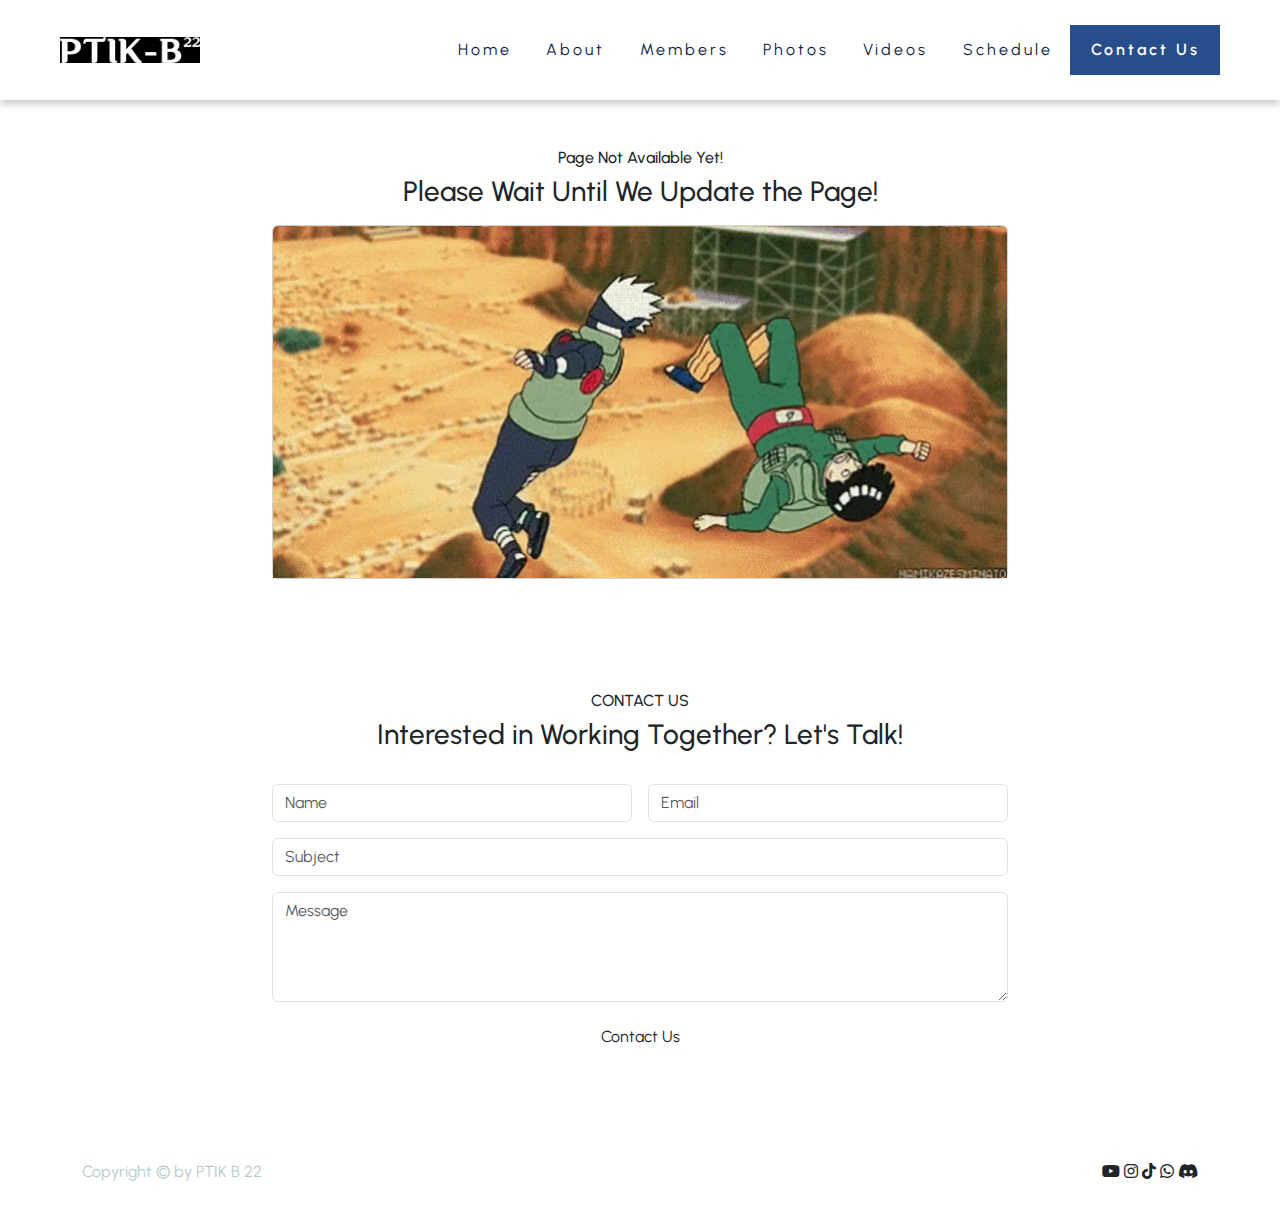
<file: sites/unavailable.html>
<!doctype html>
<html lang="en">

    <head>
        <!-- Icon -->
        <link rel="icon" type="image/png" sizes="16x16" href="./images/icon.png">
    
        <!-- Required meta tags -->
        <meta charset="utf-8">
        <meta name="viewport" content="width=device-width, initial-scale=1">

        <!-- CSS -->
        <link rel="stylesheet" href="../css/bootstrap.min.css">
        <link rel="stylesheet" href="../fonts/css/all.css">
        <link rel="stylesheet" href="../css/style.css">

        <title>Unavailable</title>
    </head>

    <body>

        <!--Navbar-->
        <header id="navtop" class="navtop-members">
            <div class="container-fluid navbar">
                <div class="navb-logo">
                    <img src="../images/logo.png" alt="Logo" class="content-items-none">
                </div>

                <div class="navb-items d-none d-xl-flex">
                    <div class="item">
                        <a href="../index.html">Home</a>
                    </div>
                    <div class="item">
                        <a href="../index.html">About</a>
                    </div>
                    <div class="item">
                        <a href="./members.html">Members</a>
                    </div>
                    <div class="item">
                        <a href="../index.html">Photos</a>
                    </div>
                    <div class="item">
                        <a href="../index.html">Videos</a>
                    </div>
                    <div class="item">
                        <a href="unavailable.html">Schedule</a>
                    </div>
                    <div class="item-button btn-toggle">
                        <a href="#contact" type="button">Contact Us</a>
                    </div>
                </div>

                <!-- Button trigger modal -->
                <div class="mobile-toggler d-lg-none">
                    <a href="#" data-bs-toggle="modal" data-bs-target="#navbModal ">
                        <i class="fa-solid fa-bars"></i>
                    </a>
                </div>

                <!-- Modal -->
                <div class="modal fade" id="navbModal" tabindex="-1" aria-labelledby="exampleModalLabel" aria-hidden="true">
                    <div class="modal-dialog">
                        <div class="modal-content">

                            <div class="modal-header">
                                <img src="../images/logo.png" alt="Logo">
                                <button type="button" class="btn-close" data-bs-dismiss="modal" aria-label="Close"><i
                                        class="fa-solid fa-x"></i></button>
                            </div>

                            <div class="modal-body">
                                <div class="modal-line">
                                    <a href="../index.html"><i class="fa-solid fa-house"></i> Home</a>
                                </div>
                                <div class="modal-line">
                                    <a href="../index.html"><i class="fa-solid fa-info"></i> About</a>
                                </div>
                                <div class="modal-line">
                                    <a href="members.html"><i class="fa-solid fa-user"></i> Members</a>
                                </div>
                                <div class="modal-line">
                                    <a href="../index.html"><i class="fa-solid fa-image"></i> Photos</a>
                                </div>
                                <div class="modal-line">
                                    <a href="../index.html"><i class="fa-solid fa-video"></i> Videos</a>
                                </div>
                                <div class="modal-line">
                                    <a href="unavailable.html"><i class="fa-solid fa-calendar-days"></i> Schedule</a>
                                </div>

                                <a href="" class="navb-button" type="button">Contact Us</a>

                            </div>

                            <div class="mobile-modal-footer">
                                <a href="https://www.youtube.com/@ptikb22_unm" target="_blank"><i class="fa-brands fa-youtube"></i></a>
                                <a href="https://www.instagram.com/ptik.b22/" target="_blank"><i class="fa-brands fa-instagram"></i></a>
                                <a href="http://tiktok.com/@ptik.b22" target="_blank"><i class="fa-brands fa-tiktok"></i></a>
                                <a href="https://discord.gg/zkYEvSgU" target="_blank"><i class="fa-brands fa-discord"></i></a>
                            </div>

                        </div>
                    </div>
                </div>
            </div>
        </header>

        <!-- Unavailable -->
        <div class="container pt-5 pb-5" id="unavailable">
            <div style="text-align: center;">
                <h6>Page Not Available Yet!</h6>
                <h3 class="mb-3">Please Wait Until We Update the Page!</h3>
            </div>
            <div class="kartu row">
  
                <div class="col-md-2"></div>

                <div class="col-md-8 mb-3">
                    <div class="card">
                        <img src="../images/salto.gif" class="card-img-top" alt="...">
                    </div>
                </div>

                <div class="col-md-2"></div>
      
            </div>
        </div>

        <!-- Contact -->
        <section id="contact" class="pt-5 pb-5">
            <div class="container">

                <div class="row justify-content-center">
                    <div class="col-lg-8 pb-4" style="text-align: center;">
                        <h6>CONTACT US</h6>
                        <h3>Interested in Working Together? Let's Talk!</h3>
                    </div>

                    <div class="col-lg-8">
                        <form name="Contact" netlify class="row g-lg-3 gy-3">
                            <div class="form-group col-md-6">
                                <input type="text" name="name" id="name" class="form-control" required placeholder="Name"
                                    autocomplete="off">
                            </div>
                            <div class="form-group col-md-6">
                                <input type="email" name="email" id="email" class="form-control" required
                                    placeholder="Email" autocomplete="off">
                            </div>
                            <div class="form-group col-md-12">
                                <input type="text" name="subject" id="subject" class="form-control" required
                                    placeholder="Subject" autocomplete="off">
                            </div>
                            <div class="form-group col-md-12">
                                <textarea name="message" rows="4" name="message" id="message" required class="form-control"
                                    placeholder="Message"></textarea>
                            </div>
                            <div class="form-group col-md-12 d-grid">
                                <button type="submit" class="btn btn-toggle">Contact Us</button>
                            </div>
                        </form>
                    </div>
                </div>
            </div>
        </section>

        <!-- Footer -->
        <footer class="pt-5 mt-2">
            <div class="container">
                <div class="row gy-4 justify-content-between mb-3">
                    <div class="col-auto">
                        <p style="color: #b6cbce;">Copyright &#169; by PTIK B 22</p>
                    </div>
                    <div class="col-auto">
                        <div class="social-links">
                            <a href="https://youtube.com/@ptikb22_unm" target="_blank"><i class="fa-brands fa-youtube"></i></a>
                            <a href="https://www.instagram.com/ptik.b22/" target="_blank"><i class="fa-brands fa-instagram"></i></a>      
                            <a href="http://tiktok.com/@ptik.b22" target="_blank"><i class="fa-brands fa-tiktok"></i></a>
                            <a href="https://api.whatsapp.com/send?phone=6285346917816" target="_blank"><i  class="fa-brands fa-whatsapp"></i></a>
                            <a href="https://discord.gg/zkYEvSgU" target="_blank"><i class="fa-brands fa-discord"></i></a>
                        </div>
                    </div>
                </div>
            </div>
        </footer>

        <!--JS-->
        <script src="../js/bootstrap.bundle.min.js"></script>

    </body>

</html>
</file>
<file: css/style.css>
@import url('https://fonts.googleapis.com/css2?family=Urbanist:wght@300;400;500;600;700&display=swap');

body{
    font-family: 'Urbanist', sans-serif;
    overflow-x: hidden;
}

a{
    text-decoration: none;
    color: currentColor;
}

a:hover{
    color: currentColor;
}

header{
    width: 100vw;
    height: 100px;
    background-color: #fff;
    box-shadow: 0px 3px 8px rgba(0, 0, 0, 25%);
    display: flex;
    align-items: center;
}

header .container-fluid{
    width: 100%;
    padding: 0 60px;
    display: flex;
    align-items: center;
    justify-content: space-between;
}

header .navb-logo img{
    background-color: black;
    width: 140px;
    height: auto;
}

header .navb-items{
    display: flex;
    align-items: center;
    justify-content: flex-end;
    letter-spacing: 3px;
}

header .item{
    text-align: center;
    margin-inline: 3%;
    letter-spacing: 3px;
    color: #102447;
    padding: 5px 0;
    transition: all .1s ease;
    border-bottom: 0px solid #64d6f4;
    border-top: 0px solid #64d6f4;
    cursor: pointer;
}

header .item:hover{
    border-bottom: 3px solid #64d6f4;
    border-top: 3px solid #64d6f4;
}

header .item-button a{
    background-color: #274d8a;
    width: 150px;
    height: 50px;
    display: flex;
    justify-content: center;
    align-items: center;
    font-size: 16px;
    font-weight: 600;
    color: #fff;
    transition: all .5s ease;
}

header .item-button a:hover{
    background-color: #64d6f4;
}

.modal-dialog{
    margin: 0;
    width: 100%;
}

.modal-content{
    border-radius: 0;
    height: 100vh;
    overflow-y: scroll;
    background-color: #102447;
}

.modal-header{
    display: flex;
    justify-content: space-between;
    align-items: center;
    width: 88%;
    margin: 0 auto;
    padding-bottom: 16px;
    border-bottom: 2px solid #fefefe;
}

.modal-header img{
    width: 140px;
    height: auto;
    margin-top: 17.5px;
}

.modal-header .btn-close{
    background: transparent;
    opacity: 1;
}

.modal-header i{
    color: #fefefe;
    font-size: 20px;
}

.modal-body{
    width: 88%;
    margin: 0 auto;
    padding: 75px 0 0 0;
    flex: unset;
}

.modal-body .modal-line{
    width: 100%;
    display: flex;
    align-items: center;
    justify-content: center;
    padding: 7px 0;
    margin-bottom: 30px;
    cursor: pointer;
    transition: all .5s ease;
    color: #274d8a;
    border-bottom: 1px solid #274d8a;
}

.modal-body .modal-line:hover{
    color: #fefefe;
    border-bottom: 1px solid #fefefe;
}

.modal-line a{
    font-size: 15px;
    font-weight: 500;
    letter-spacing: 2.5px;
    color: #fefefe;
}

.modal-line i{
    color: currentColor;
    font-size: 20px;
    width: 20px;
    margin-right: 15px;
    padding: 0 0 3px 3px;
}

.navb-button{
    width: 100%;
    height: 40px;
    background-color: #fefefe;
    display: flex;
    justify-content: center;
    align-items: center;
    font-size: 15px;
    font-weight: 700;
    color: #274d8a;
    letter-spacing: 2px;
    transition: all .5s ease;
}

.navb-button:hover{
    background-color: #274d8a;
    color: #fefefe;
}

.mobile-modal-footer{
    margin: 0 auto;
    padding: 20% 0;
    font-size: 25px;
    color: #274d8a;
}

.mobile-modal-footer a:hover{
    color: #fefefe;
}

.videocuy{
    width: 100%;
}

.about .container{
    width: 70%;
}

.about h1{
    text-align: center;
}

.about p{
    text-align: justify;
}

.about img{
    width: 90%;
}

.progress{
    height: 25px;
    margin-bottom: 3%;
}
</file>
